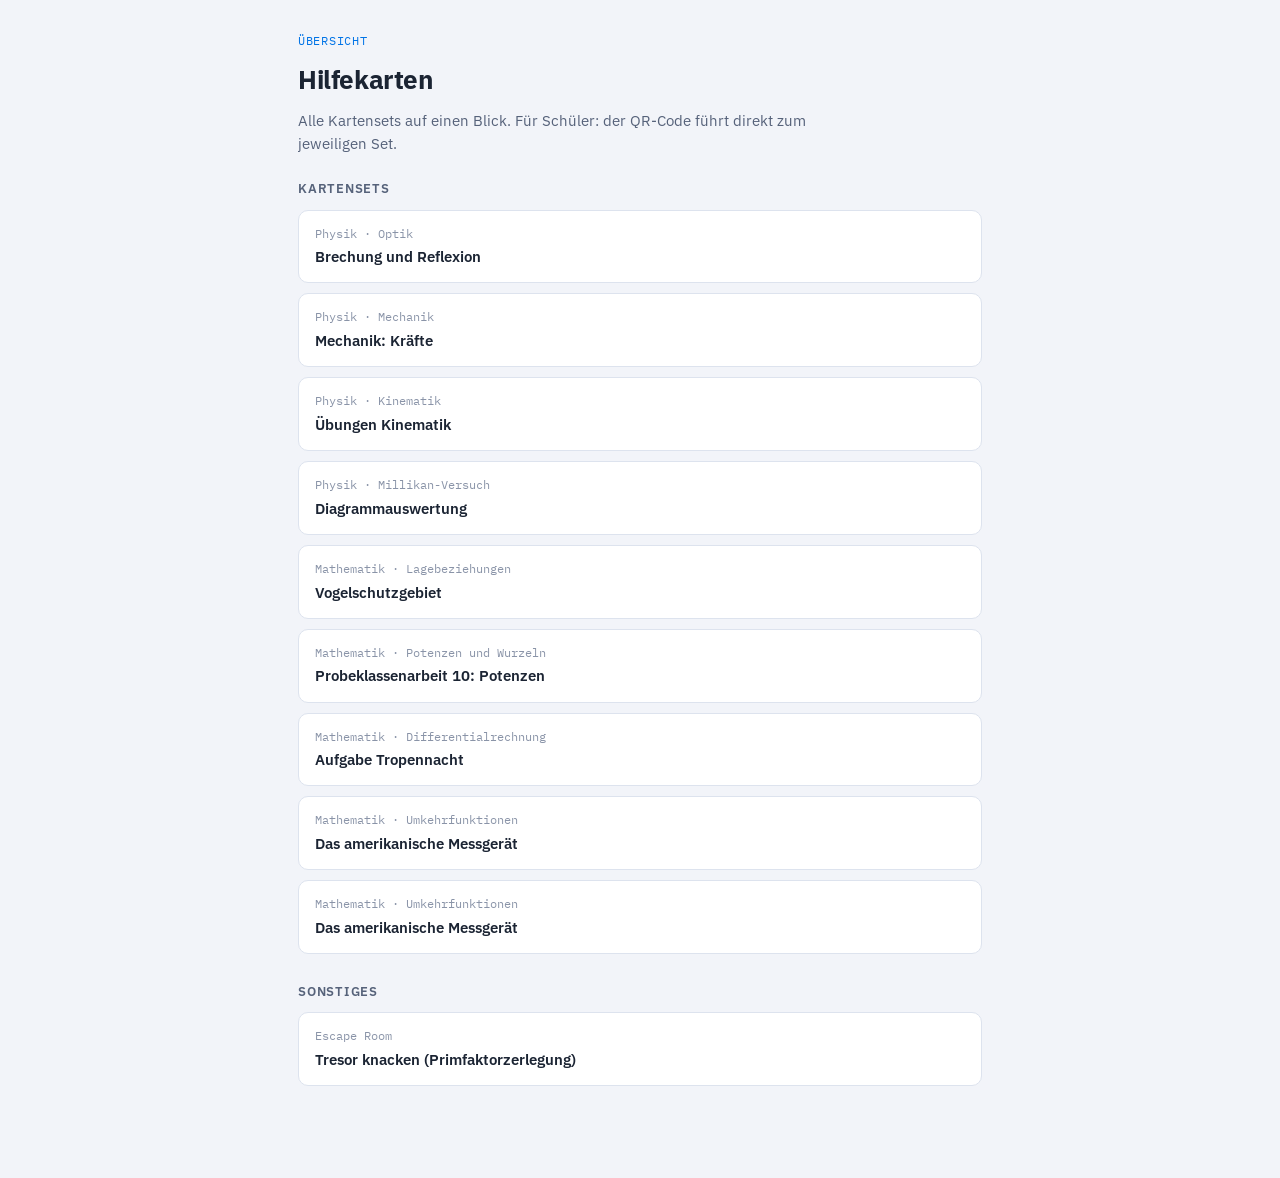
<file: index.html>
<!DOCTYPE html>
<html lang="de">
<head>
    <meta charset="UTF-8">
    <meta name="viewport" content="width=device-width, initial-scale=1.0">
    <title>Hilfekarten - Übersicht</title>
    <link rel="stylesheet" href="css/style.css">
</head>
<body>

<div class="container">
    <header>
        <p class="kicker">Übersicht</p>
        <h1>Hilfekarten</h1>
        <p class="intro">Alle Kartensets auf einen Blick. Für Schüler: der QR-Code führt direkt zum jeweiligen Set.</p>
    </header>

    <h2>Kartensets</h2>
    <ul class="sets">
        <li><a href="brechung-reflexion.html"><span class="fach">Physik · Optik</span><span class="name">Brechung und Reflexion</span></a></li>
        <li><a href="mechanik-kraefte.html"><span class="fach">Physik · Mechanik</span><span class="name">Mechanik: Kräfte</span></a></li>
        <li><a href="Hilfekarten_%C3%9Cbungen_Kinematik.html"><span class="fach">Physik · Kinematik</span><span class="name">Übungen Kinematik</span></a></li>
        <li><a href="millikan-diagramm.html"><span class="fach">Physik · Millikan-Versuch</span><span class="name">Diagrammauswertung</span></a></li>
        <li><a href="vogelschutzgebiet.html"><span class="fach">Mathematik · Lagebeziehungen</span><span class="name">Vogelschutzgebiet</span></a></li>
        <li><a href="Hilfekarten_Probeklassenarbeit_10_Potenzen.html"><span class="fach">Mathematik · Potenzen und Wurzeln</span><span class="name">Probeklassenarbeit 10: Potenzen</span></a></li>
        <li><a href="Hilfekarten_Aufgabe_Tropennacht.html"><span class="fach">Mathematik · Differentialrechnung</span><span class="name">Aufgabe Tropennacht</span></a></li>
        <li><a href="Hilfekarten_Das_amerikanische_Messgeraet.html"><span class="fach">Mathematik · Umkehrfunktionen</span><span class="name">Das amerikanische Messgerät</span></a></li>
        <li><a href="Hilfekarten_UB_Einstieg.html"><span class="fach">Mathematik · Umkehrfunktionen</span><span class="name">Das amerikanische Messgerät</span></a></li>
    </ul>

    <h2>Sonstiges</h2>
    <ul class="sets">
        <li><a href="tresor-pfz.html"><span class="fach">Escape Room</span><span class="name">Tresor knacken (Primfaktorzerlegung)</span></a></li>
    </ul>
</div>

</body>
</html>
</file>
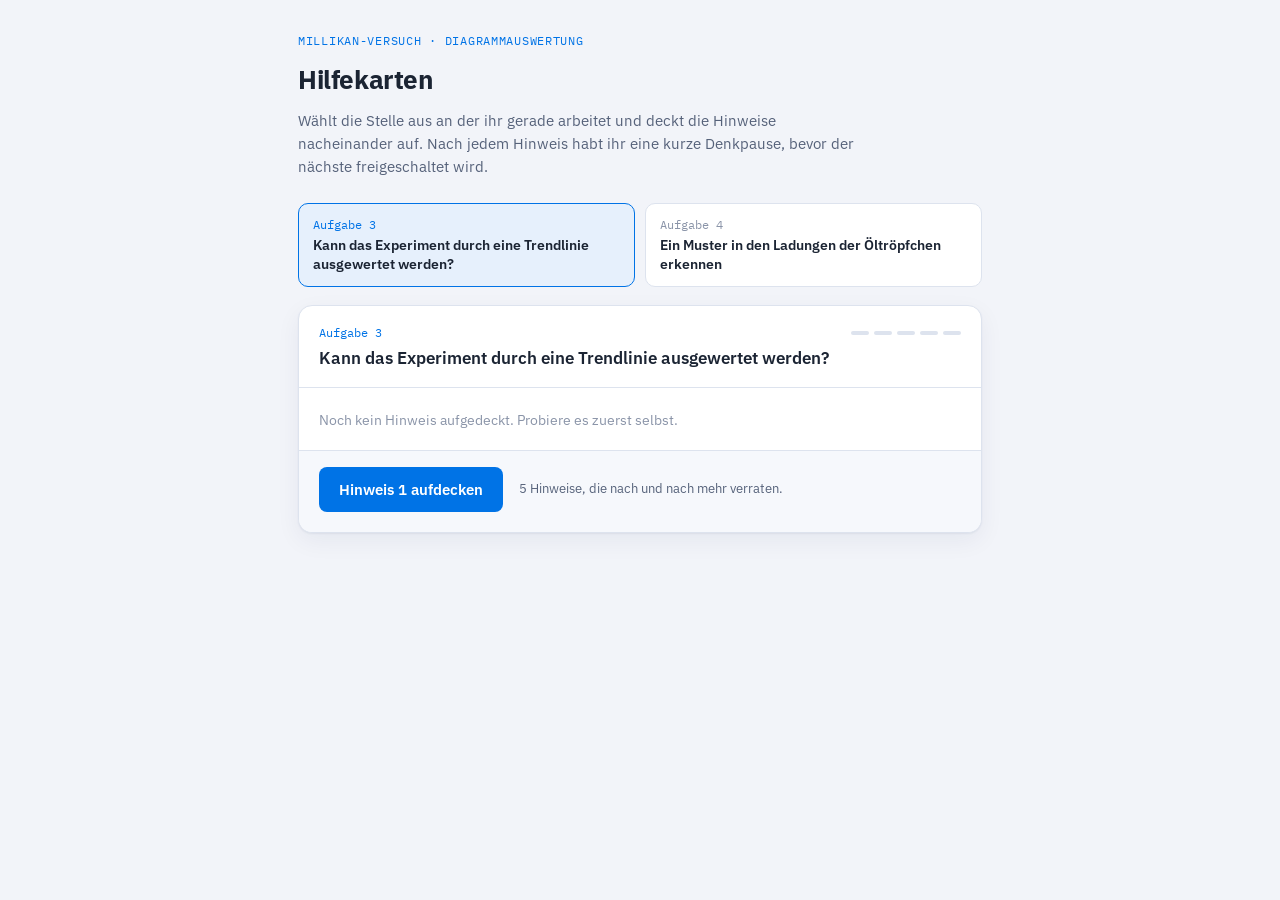
<file: millikan-diagramm.html>
<!DOCTYPE html>
<html lang="de">
<head>
    <meta charset="UTF-8">
    <meta name="viewport" content="width=device-width, initial-scale=1.0">
    <title>Hilfekarten Millikan-Diagramm</title>
    <!--Ausgelagertes Design und Skript, gemeinsam für alle Kartensets-->
    <link rel="stylesheet" href="css/style.css">
    <script src="js/hints.js" defer></script>
</head>
<body>

<!-- data-wartezeit: Denkpause zwischen zwei Hinweisen in Sekunden -->
<main class="hilfekarten" data-wartezeit="15">
    <header>
        <p class="kicker">Millikan-Versuch · Diagrammauswertung</p>
        <h1>Hilfekarten</h1>
        <p class="intro">Wählt die Stelle aus an der ihr gerade arbeitet und deckt die Hinweise nacheinander auf. Nach jedem Hinweis habt ihr eine kurze Denkpause, bevor der nächste freigeschaltet wird.</p>
    </header>

    <section class="task" id="g1" data-label="Aufgabe 3">
        <h2>Kann das Experiment durch eine Trendlinie ausgewertet werden?</h2>
        <div class="hint">Im Diagramm tragen wir meist Messwerte auf, für die wir uns eigentlich interessieren (y-Achse), und eine Größe, die nur die einzelnen Messwerte unterscheidet. Welche Spalte in den Daten beschreibt unsere Messwerte und welche unterscheidet die Messwerte?</div>
        <div class="hint">Was genau bedeutet die Position eines Punktes auf der x-Achse in eurem Diagramm?</div>
        <div class="hint">Die Ladung q ist die Größe, deren Muster wir untersuchen. Die laufende Nummer dient nur zur Unterscheidung der Tröpfchen.</div>
        <div class="hint">Wenn zwei Gruppen zufällig in einer anderen Reihenfolge fertig geworden wären, würde sich dann etwas an den gemessenen Ladungen ändern?</div>
        <div class="hint">Die x-Achse zeigt nur, in welcher Reihenfolge Werte eingetragen wurden. Das hat nichts mit der Ladung oder Geometrie des Tröpfchens zu tun. Eine Steigung würde bedeuten, dass q von dieser Reihenfolge abhängt. Die Auswertung mit einer Trendlinie ist hier also nicht sinnvoll.</div>
    </section>

    <section class="task" id="g2" data-label="Aufgabe 4">
        <h2>Ein Muster in den Ladungen der Öltröpfchen erkennen</h2>
        <div class="hint">Schaut euch nur die Ladungen (y-Werte) an.</div>
        <div class="hint">Gibt es Punkte auf ganz unterschiedlichen x-Positionen, die trotzdem eine ähnliche Ladung besitzen?</div>
        <div class="hint">Bildet die Differenz zwischen zwei Öltröpfchen der nächsthöheren Ladungsverteilung. Wiederholt das für weitere Paare an Ladungsverteilungen. Was fällt euch an den beiden Differenzen auf?</div>
        <div class="hint">Vergleicht die kleinste gemessene Ladung mit den Differenzen zwischen Öltröpfchen der nächsthöheren Ladung. </div>
        <div class="hint">Falls ihr noch kein Muster entdecken könnt, sortiert die Ladungen nach ihrer Größe (erst Spalte kopieren) und lasst euch das Diagramm erneut anzeigen. </div>

    </section>

</main>

</body>
</html>
</file>
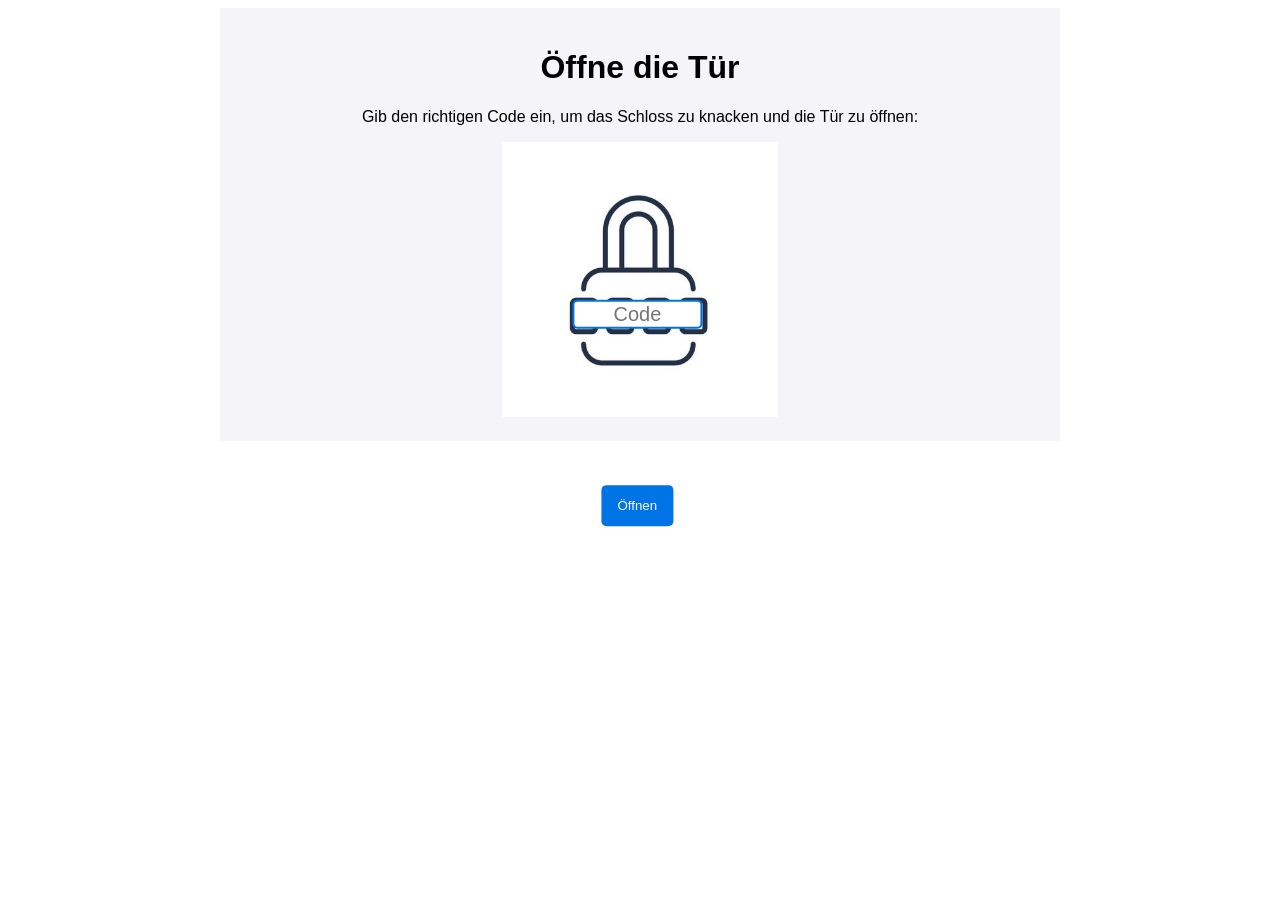
<file: tresor-pfz.html>
<!DOCTYPE html>
<html lang="de">
<head>
    <meta charset="UTF-8">
    <meta name="viewport" content="width=device-width, initial-scale=1.0">
    <title>Tresor knacken</title>
    <style>
        .container {
            max-width: 800px;
            margin: auto;
            font-family: Arial, sans-serif;
            text-align: center;
            padding: 20px;
            background-color: #f4f4f9;
        }
        .lock-container {
            position: relative;
            display: inline-block;
        }
        .lock-image {
            width: 276px; /* Größe des Schlossbildes */
        }
        .code-input {
            position: absolute;
            top: 62%; /* Positionieren */
            left: 50%;
            transform: translate(-52%, -53%);
            width: 122px;
            text-align: center;
            border: 2px solid #0073e6;
            border-radius: 5px;
            font-size: 20px;
        }
        .button {
            padding: 13px 16px;
            position: absolute;
            transform: translate(-246%, -146%);
            top: 59%;
            margin-top: 14px;
            background-color: #0073e6;
            color: #fff;
            border: none;
            cursor: pointer;
            border-radius: 5px;
        }
        .button:hover {
            background-color: #005bb5;
        }
        .reward {
            display: none;
            margin-top: 57px;
            padding: 20px;
            border: 1px solid #4CAF50;
            background-color: #eaffea;
            color: #333;
            border-radius: 5px;
        }
    </style>
    <script>
        function unlockSafe() {
            const codeInput = document.getElementById("codeInput").value;
            const correctCode = "5344"; // Hier den richtigen Code festlegen

            if (codeInput === correctCode) {
                document.getElementById("reward").style.display = "block";
                document.getElementById("errorMessage").style.display = "none";
            } else {
                document.getElementById("errorMessage").style.display = "block";
            }
        }
    </script>
</head>
<body>

<div class="container">
    <h1>Öffne die Tür</h1>
    <p>Gib den richtigen Code ein, um das Schloss zu knacken und die Tür zu öffnen:</p>

    <!-- Schloss-Bild mit Eingabefeld -->
    <div class="lock-container">
        <img src="img/schloss-screenshot.jpg" alt="Schloss" class="lock-image">
        <input type="text" id="codeInput" class="code-input" maxlength="4" placeholder="Code">
    </div>

    <button class="button" onclick="unlockSafe()">Öffnen</button>

    <!-- Fehlermeldung bei falschem Code -->
    <p id="errorMessage" style="color: red; display: none;">Der Code ist leider nicht richtig, versuche es erneut!</p>

    <!-- Belohnung bei richtigem Code -->
    <div id="reward" class="reward">
        <h2>🎉 Herzlichen Glückwunsch! 🎉</h2>
        <p>Du hast die Primfaktorzerlegung gemeistert und die Tür geöffnet.</p>
        <p>Nun kann der Wichtel Cornelius wieder in seine Zeit zurückkehren.</p>
        <div class="tenor-gif-embed" data-postid="19295002" data-share-method="host" data-aspect-ratio="1.77778" data-width="100%"><a href="https://tenor.com/view/opening-door-to-paradise-zedd-griff-inside-out-song-doors-gif-19295002">Opening Door To Paradise Zedd GIF</a>from <a href="https://tenor.com/search/opening+door+to+paradise-gifs">Opening Door To Paradise GIFs</a></div> <script type="text/javascript" async src="https://tenor.com/embed.js"></script>
    </div>
</div>

</body>
</html>
</file>
<file: css/style.css>
/* Gemeinsames Design für alle Hilfekarten-Sets und die Übersicht */
@import url("https://fonts.googleapis.com/css2?family=IBM+Plex+Sans:wght@400;500;600;700&family=IBM+Plex+Mono:wght@400;500;600&display=swap");

:root {
  --bg: #F2F4F9;
  --surface: #FFFFFF;
  --surface-2: #F6F8FC;
  --border: #DDE3EE;
  --text: #1B2433;
  --text-2: #56627A;
  --text-3: #8A94A8;
  --accent: #0073E6;
  --accent-hover: #005BB5;
  --accent-soft: #E6F0FC;
  --accent-ink: #FFFFFF;
  --wait: #B8C6DA;
  --shadow: 0 1px 2px rgba(20, 40, 80, 0.06), 0 8px 24px rgba(20, 40, 80, 0.06);
}
@media (prefers-color-scheme: dark) {
  :root:not([data-theme="light"]) {
    color-scheme: dark;
    --bg: #0E1420;
    --surface: #161E2E;
    --surface-2: #1B2537;
    --border: #2A3549;
    --text: #E8EDF6;
    --text-2: #9DA9C0;
    --text-3: #647089;
    --accent: #4B9DF2;
    --accent-hover: #6FB1F5;
    --accent-soft: #1A2C47;
    --accent-ink: #0B1220;
    --wait: #33415A;
    --shadow: 0 1px 2px rgba(0, 0, 0, 0.3), 0 8px 24px rgba(0, 0, 0, 0.25);
  }
}
:root[data-theme="dark"] {
  color-scheme: dark;
  --bg: #0E1420;
  --surface: #161E2E;
  --surface-2: #1B2537;
  --border: #2A3549;
  --text: #E8EDF6;
  --text-2: #9DA9C0;
  --text-3: #647089;
  --accent: #4B9DF2;
  --accent-hover: #6FB1F5;
  --accent-soft: #1A2C47;
  --accent-ink: #0B1220;
  --wait: #33415A;
  --shadow: 0 1px 2px rgba(0, 0, 0, 0.3), 0 8px 24px rgba(0, 0, 0, 0.25);
}

* { box-sizing: border-box; }
[hidden] { display: none !important; }
body {
  margin: 0;
  background: var(--bg);
  color: var(--text);
  font-family: "IBM Plex Sans", "Segoe UI", Arial, sans-serif;
  font-size: 15px;
  line-height: 1.55;
  -webkit-font-smoothing: antialiased;
}
img { max-width: 100%; height: auto; }
a { color: var(--accent); }

.hilfekarten, .container {
  max-width: 720px;
  margin: 0 auto;
  padding: 32px 18px 64px;
}

/* Kopf */
header { margin-bottom: 24px; }
.kicker {
  font-family: "IBM Plex Mono", ui-monospace, monospace;
  font-size: 12px;
  letter-spacing: 0.06em;
  text-transform: uppercase;
  color: var(--accent);
  margin: 0 0 8px;
}
h1 { font-size: 26px; font-weight: 700; margin: 0 0 10px; letter-spacing: -0.015em; text-wrap: balance; }
.intro { margin: 0; color: var(--text-2); max-width: 62ch; }

/* Auswahl der Aufgabe */
.picker {
  display: grid;
  grid-template-columns: repeat(auto-fit, minmax(150px, 1fr));
  gap: 10px;
  margin: 0 0 18px;
}
.pick {
  font: inherit;
  text-align: left;
  background: var(--surface);
  color: var(--text);
  border: 1px solid var(--border);
  border-radius: 10px;
  padding: 12px 14px;
  cursor: pointer;
  display: flex;
  flex-direction: column;
  gap: 2px;
  transition: border-color 0.2s, background-color 0.2s;
}
.pick:hover { border-color: var(--accent); }
.pick:focus-visible { outline: 2px solid var(--accent); outline-offset: 2px; }
.pick-num {
  font-family: "IBM Plex Mono", ui-monospace, monospace;
  font-size: 12px;
  color: var(--text-3);
}
.pick-title { font-weight: 600; font-size: 14px; line-height: 1.35; }
.pick[aria-pressed="true"] { background: var(--accent-soft); border-color: var(--accent); }
.pick[aria-pressed="true"] .pick-num { color: var(--accent); }

/* Hilfekarte */
.card {
  background: var(--surface);
  border: 1px solid var(--border);
  border-radius: 14px;
  box-shadow: var(--shadow);
  overflow: hidden;
}
.card-head {
  padding: 18px 20px 16px;
  border-bottom: 1px solid var(--border);
  display: flex;
  justify-content: space-between;
  align-items: flex-start;
  gap: 16px;
}
.card-label {
  font-family: "IBM Plex Mono", ui-monospace, monospace;
  font-size: 12px;
  color: var(--accent);
  margin: 0 0 2px;
}
.card-head h2 { font-size: 17px; font-weight: 600; margin: 0; text-wrap: balance; }
.progress { display: flex; gap: 5px; padding-top: 7px; flex-shrink: 0; }
.progress span {
  width: 18px; height: 4px; border-radius: 2px;
  background: var(--border);
  transition: background-color 0.3s;
}
.progress span.on { background: var(--accent); }

.aufgabe {
  padding: 16px 20px;
  border-bottom: 1px solid var(--border);
}
.aufgabe > :first-child { margin-top: 0; }
.aufgabe > :last-child { margin-bottom: 0; }
.aufgabe img { display: block; border-radius: 8px; border: 1px solid var(--border); background: #FFFFFF; }
.aufgabe .platzhalter { color: var(--text-3); font-style: italic; }

.hints { list-style: none; margin: 0; padding: 8px 20px 4px; }
.hint {
  display: grid;
  grid-template-columns: 28px minmax(0, 1fr);
  gap: 12px;
  padding: 14px 0;
}
.hint:not([hidden]) ~ .hint:not([hidden]) { border-top: 1px dashed var(--border); }
.hint.neu { animation: reveal 0.4s ease both; }
.hint-no {
  width: 28px; height: 28px;
  border-radius: 50%;
  display: grid; place-items: center;
  font-family: "IBM Plex Mono", ui-monospace, monospace;
  font-size: 13px; font-weight: 600;
  background: var(--accent-soft);
  color: var(--accent);
}
.hint-label {
  display: block;
  font-size: 12px;
  font-weight: 600;
  letter-spacing: 0.04em;
  text-transform: uppercase;
  color: var(--text-3);
  margin-bottom: 2px;
}
.hint-text iframe {
  display: block;
  width: 100%;
  height: auto;
  aspect-ratio: 16 / 9;
  border: 0;
  border-radius: 8px;
  margin-top: 10px;
}
.empty { color: var(--text-3); font-size: 14px; padding: 14px 0; }
@keyframes reveal {
  from { opacity: 0; transform: translateY(6px); }
  to { opacity: 1; transform: none; }
}

.card-foot {
  padding: 16px 20px 20px;
  background: var(--surface-2);
  border-top: 1px solid var(--border);
  display: flex;
  flex-wrap: wrap;
  align-items: center;
  gap: 12px 16px;
}
.next {
  position: relative;
  overflow: hidden;
  font: inherit;
  font-weight: 600;
  font-size: 15px;
  padding: 11px 20px;
  min-height: 44px;
  border: none;
  border-radius: 8px;
  background: var(--accent);
  color: var(--accent-ink);
  cursor: pointer;
  font-variant-numeric: tabular-nums;
  transition: background-color 0.2s;
}
.next:hover:not(:disabled) { background: var(--accent-hover); }
.next:focus-visible { outline: 2px solid var(--accent); outline-offset: 3px; }
.next:disabled { cursor: not-allowed; }
.next.waiting { background: var(--wait); color: var(--text); }
.next .fill {
  position: absolute; inset: 0;
  background: var(--accent);
  opacity: 0.35;
  transform-origin: left center;
  transform: scaleX(0);
}
.next .lbl { position: relative; }
.next.finished { background: var(--border); color: var(--text-3); }
.status { font-size: 13px; color: var(--text-2); flex: 1; min-width: 180px; margin: 0; }

footer {
  margin-top: 28px;
  font-family: "IBM Plex Mono", ui-monospace, monospace;
  font-size: 12px;
  color: var(--text-3);
  text-align: center;
}

/* Übersichtsseite */
.sets { list-style: none; margin: 0 0 28px; padding: 0; display: grid; gap: 10px; }
.sets a {
  display: flex;
  flex-direction: column;
  gap: 2px;
  padding: 14px 16px;
  background: var(--surface);
  border: 1px solid var(--border);
  border-radius: 10px;
  color: var(--text);
  text-decoration: none;
  transition: border-color 0.2s;
}
.sets a:hover { border-color: var(--accent); }
.sets a:focus-visible { outline: 2px solid var(--accent); outline-offset: 2px; }
.sets .fach {
  font-family: "IBM Plex Mono", ui-monospace, monospace;
  font-size: 12px;
  color: var(--text-3);
}
.sets .name { font-weight: 600; }
.container h2 {
  font-size: 13px;
  font-weight: 600;
  letter-spacing: 0.06em;
  text-transform: uppercase;
  color: var(--text-2);
  margin: 0 0 10px;
}

@media (max-width: 460px) {
  .next { width: 100%; }
}
@media (prefers-reduced-motion: reduce) {
  * { animation: none !important; transition: none !important; }
}
</file>
